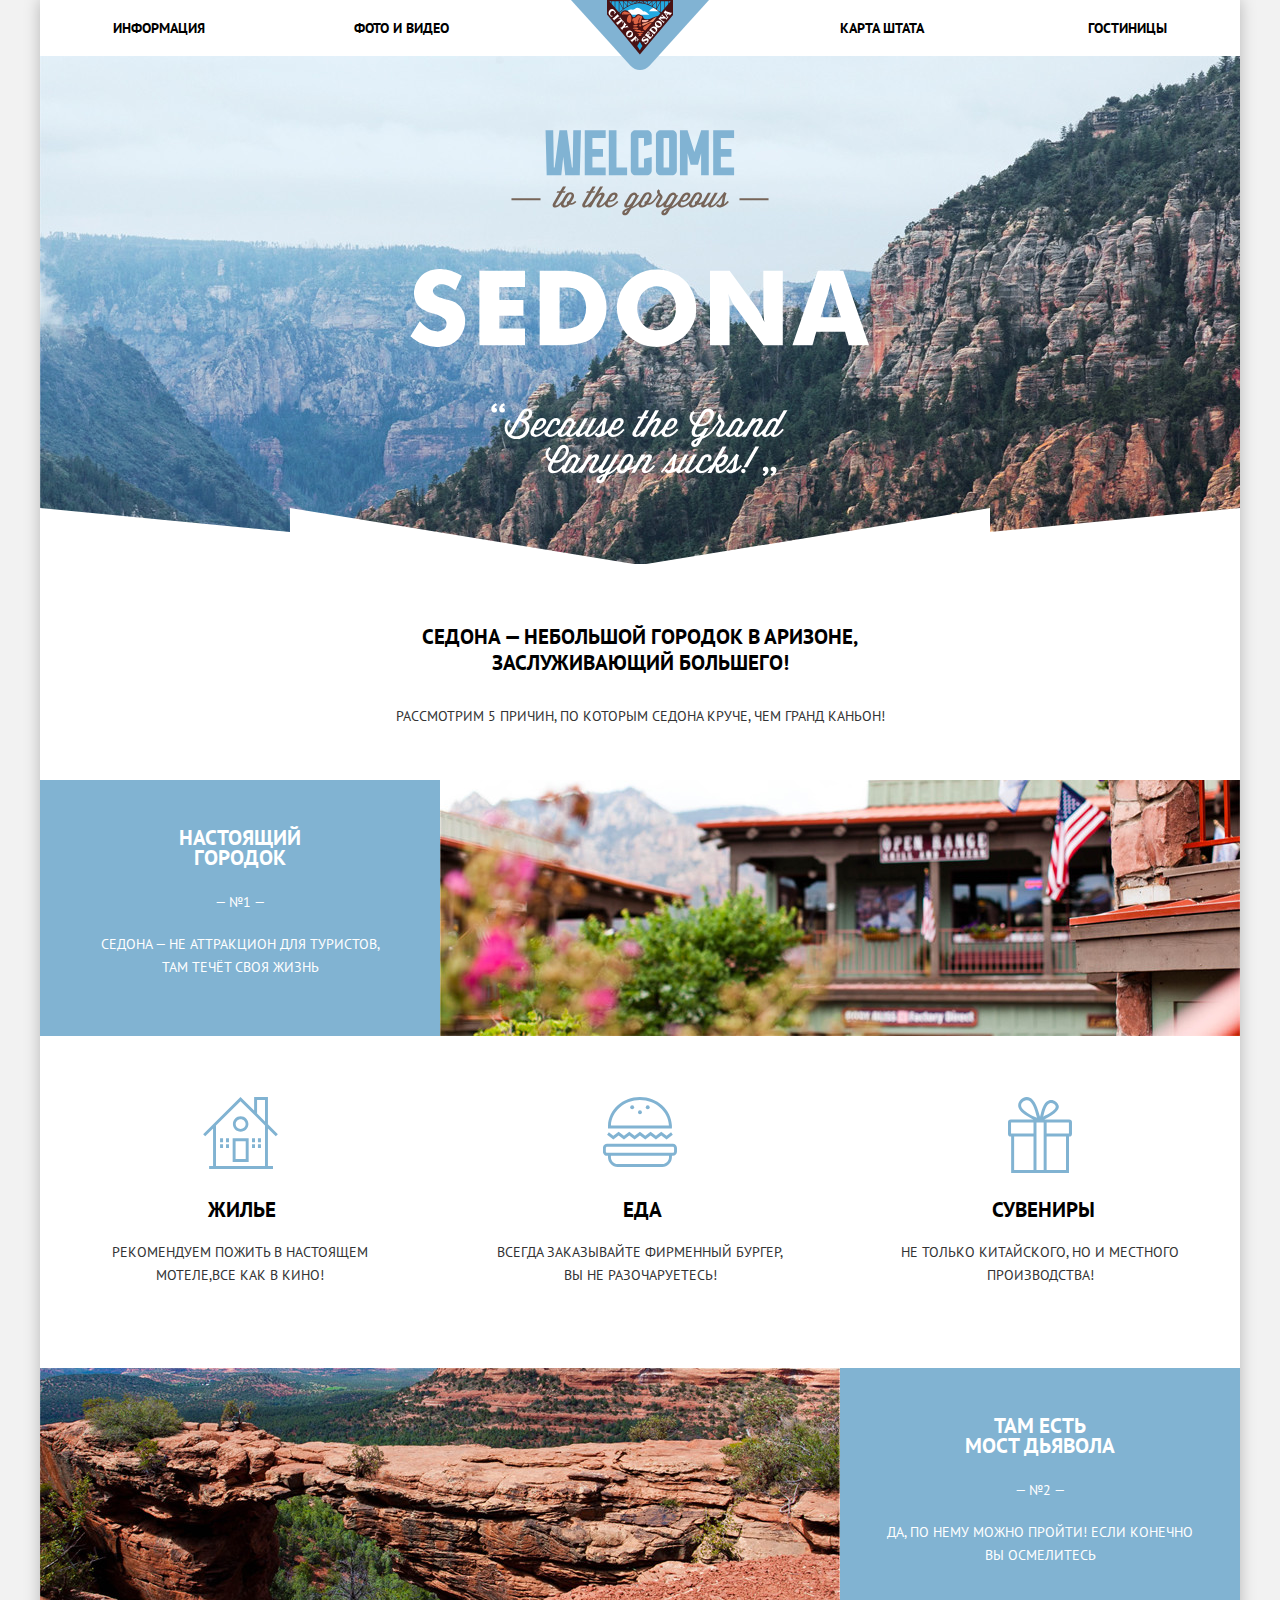
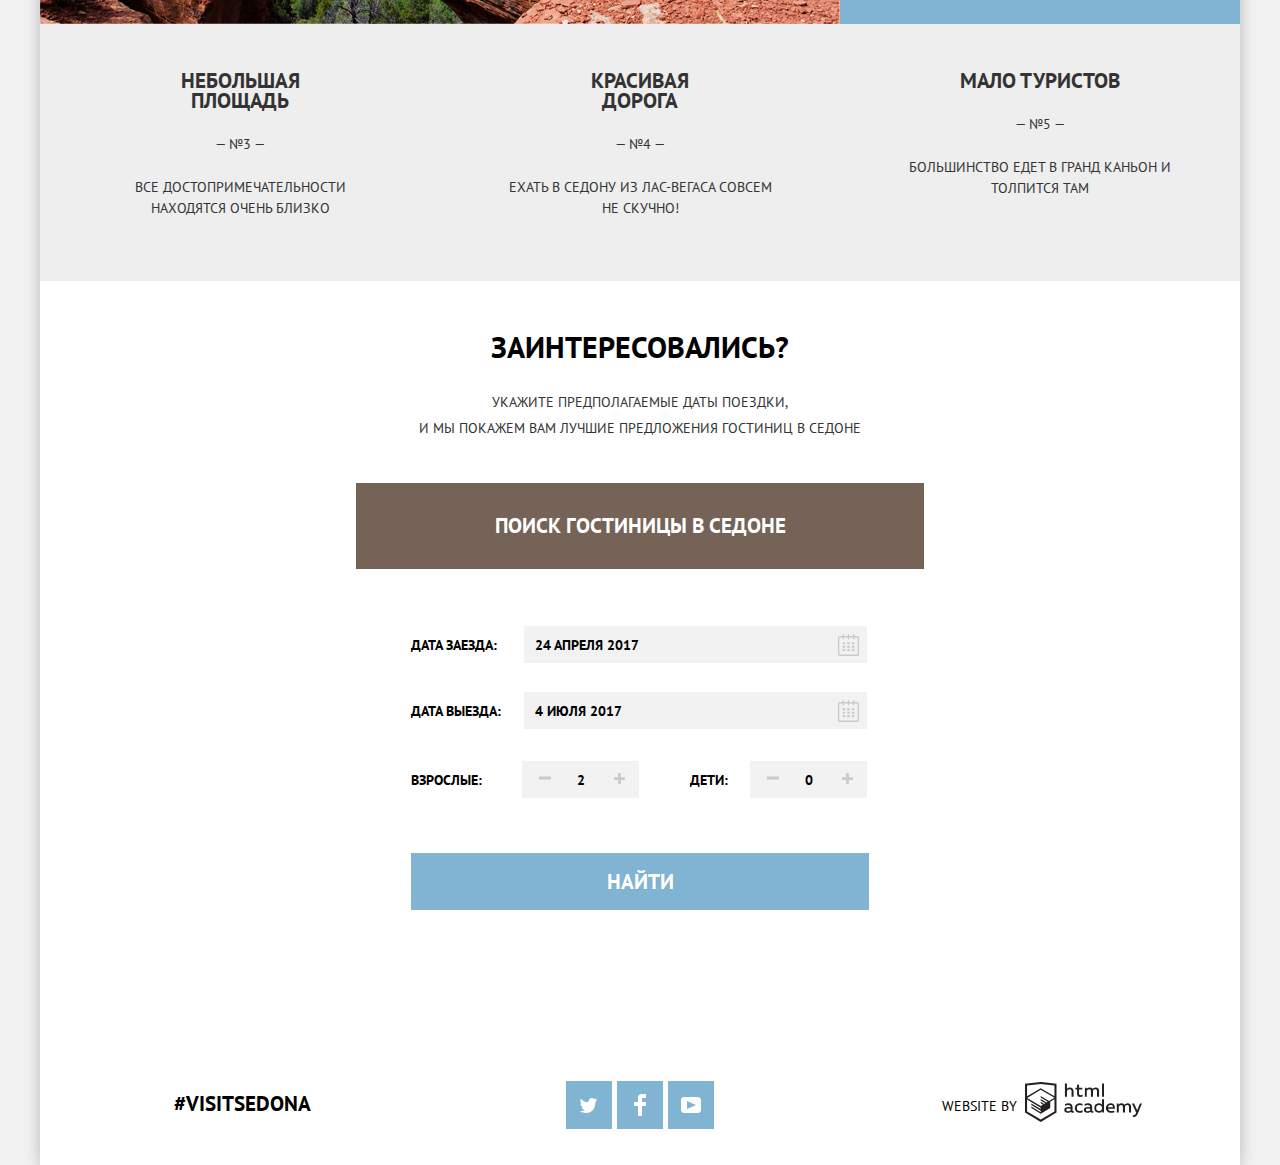
<file: index.html>
<!DOCTYPE html>
<html lang="ru">
<head>
  <meta charset="utf-8">
  <title>HTML Academy: Седона</title>
  <link href="https://fonts.googleapis.com/css?family=PT+Sans:400,400i,700,700i&amp;subset=cyrillic" rel="stylesheet">
  <link rel="stylesheet" href="css/normalize.css">
  <link rel="stylesheet" type="text/css" href="css/style.css">
</head>
<body>
  <div class="container">
    <header class="main-header">
      <nav class="main-navigation">
        <a class="logo"> <img src="img/logo-sedona.svg" width="138" height="70" alt="Логотип Седона"></a>
        <ul class="site-navigation">
          <li><a href="#">Информация</a></li>
          <li><a href="#">Фото и видео</a></li>
          <li><a href="#">Карта штата</a></li>
          <li><a href="hotels.html">Гостиницы</a></li>
        </ul>
      </nav>
    </header>
    <main>
      <div class="welcome">
        <img src="img/intro-welcome.svg" width="460" height="350" alt="Welcome to Sedona" />
      </div>
      <div class="intro">
        <h1 class="page-title">Седона — небольшой городок в Аризоне, заслуживающий большего!</h1>
        <p>Рассмотрим 5 причин, по которым Седона круче, чем гранд каньон!</p>
      </div>
      <section class="features">
        <ul class="reason-list">
          <li class="reason-item reason-item-wide">
            <div class="reason-info">
              <h2 class="reason-title">Настоящий городок</h2>
              <p class="reason-counter">&mdash; №1 &mdash;</p>
              <p>Седона — не аттракцион для туристов, там течёт своя жизнь</p>
            </div>
            <div class="reason-image">
              <img width="800" height="255" alt="Настоящий городок" src="img/city.jpg">
            </div>
            <ul class="reason-sublist">
              <li class="reason-item">
                <h2 class="reason-title reason-title-home">Жилье</h2>
                <p class="text">Рекомендуем пожить в настоящем мотеле,все как в кино!</p>
              </li>
              <li class="reason-item">
                <h2 class="reason-title reason-title-food">Еда</h2>
                <p class="text">Всегда заказывайте фирменный бургер, вы не разочаруетесь!</p>
              </li>
              <li class="reason-item">
                <h2 class="reason-title reason-title-souvenir">Сувениры</h2>
                <p class="text">Не только китайского, но и местного производства!</p>
              </li>
            </ul>
          </li>
          <li class="reason-item reason-item-wide">
            <div class="reason-image">
              <img width="800" height="258" alt="hotel-picture" src="img/bridge.jpg">
            </div>
            <div class="reason-info">
              <h2 class="reason-title">Там есть <br> Мост дьявола</h2>
              <p class="reason-counter">&mdash; №2 &mdash;</p>
              <p>Да, по нему можно пройти! Если конечно вы осмелитесь</p>
            </div>
          </li>
          <li class="reason-item reason-item-gray">
            <h2 class="reason-title">Небольшая площадь</h2>
            <p class="reason-counter">&mdash; №3 &mdash;</p>
            <p>Все достопримечательности находятся очень близко</p>
          </li>
          <li class="reason-item reason-item-gray">
            <h2 class="reason-title">Красивая дорога</h2>
            <p class="reason-counter">&mdash; №4 &mdash;</p>
            <p>Ехать в Седону из Лас-Вегаса совсем не скучно!</p>
          </li>
          <li class="reason-item reason-item-gray">
            <h2 class="reason-title">Мало туристов</h2>
            <p class="reason-counter">&mdash; №5 &mdash;</p>
            <p>Большинство едет в гранд каньон и толпится там</p>
          </li>
        </ul>
      </section>
      <div class="apointment">
        <h2 class="apointment-title">Заинтересовались?</h2>
        <p> Укажите предполагаемые даты поездки,
          <br> и мы покажем вам лучшие предложения гостиниц в седоне</p>
        <button class="apointment-button">Поиск гостиницы в Седоне</button>
        <form class="search-form" action="https://echo.htmlacademy.ru" method="post">
          <p class="input-line">
            <label for="entry">Дата заезда:</label>
            <input name="checkin" class="booking" id="entry" type="text" value="24 апреля 2017" />
            <button class="calendar" type="button" aria-label="Выбрать дату">
              <svg height="22" viewBox="0 0 21 22" width="21" xmlns="http://www.w3.org/2000/svg">
                <path d="M19.251 2.025h-2.845V.648c0-.381-.294-.689-.656-.689-.363 0-.656.308-.656.689v1.377h-3.938V.648c0-.381-.294-.689-.655-.689-.363 0-.657.308-.657.689v1.377H5.906V.648c0-.381-.294-.689-.656-.689-.363 0-.657.308-.657.689v1.377H1.75C.784 2.025 0 2.847 0 3.862v16.302C0 21.179.784 22 1.75 22h17.501c.966 0 1.749-.821 1.749-1.836V3.862c0-1.015-.783-1.837-1.749-1.837zm.437 18.139a.448.448 0 0 1-.437.459H1.75a.45.45 0 0 1-.438-.459V3.862a.45.45 0 0 1 .438-.459h2.844v1.378c0 .381.294.689.657.689.362 0 .656-.308.656-.689V3.403h3.938v1.378c0 .381.294.689.657.689.361 0 .655-.308.655-.689V3.403h3.938v1.378c0 .381.293.689.656.689.362 0 .656-.308.656-.689V3.403h2.845c.241 0 .437.206.437.459v16.302z"></path>
                <path d="M4.594 8.225h2.625v2.066H4.594zM4.594 11.668h2.625v2.067H4.594zM4.594 15.112h2.625v2.066H4.594zM9.188 15.112h2.625v2.066H9.188zM9.188 11.668h2.625v2.067H9.188zM9.188 8.225h2.625v2.066H9.188zM13.781 15.112h2.625v2.066h-2.625zM13.781 11.668h2.625v2.067h-2.625zM13.781 8.225h2.625v2.066h-2.625z"></path>
              </svg>
            </button>
          </p>
          <p class="input-line">
            <label for="departure">Дата выезда:</label>
            <input name="checkin" class="booking" id="departure" type="text" value="4 июля 2017">
            <button class="calendar" type="button" aria-label="Выбрать дату">
              <svg height="22" viewBox="0 0 21 22" width="21" xmlns="http://www.w3.org/2000/svg">
                <path d="M19.251 2.025h-2.845V.648c0-.381-.294-.689-.656-.689-.363 0-.656.308-.656.689v1.377h-3.938V.648c0-.381-.294-.689-.655-.689-.363 0-.657.308-.657.689v1.377H5.906V.648c0-.381-.294-.689-.656-.689-.363 0-.657.308-.657.689v1.377H1.75C.784 2.025 0 2.847 0 3.862v16.302C0 21.179.784 22 1.75 22h17.501c.966 0 1.749-.821 1.749-1.836V3.862c0-1.015-.783-1.837-1.749-1.837zm.437 18.139a.448.448 0 0 1-.437.459H1.75a.45.45 0 0 1-.438-.459V3.862a.45.45 0 0 1 .438-.459h2.844v1.378c0 .381.294.689.657.689.362 0 .656-.308.656-.689V3.403h3.938v1.378c0 .381.294.689.657.689.361 0 .655-.308.655-.689V3.403h3.938v1.378c0 .381.293.689.656.689.362 0 .656-.308.656-.689V3.403h2.845c.241 0 .437.206.437.459v16.302z"></path>
                <path d="M4.594 8.225h2.625v2.066H4.594zM4.594 11.668h2.625v2.067H4.594zM4.594 15.112h2.625v2.066H4.594zM9.188 15.112h2.625v2.066H9.188zM9.188 11.668h2.625v2.067H9.188zM9.188 8.225h2.625v2.066H9.188zM13.781 15.112h2.625v2.066h-2.625zM13.781 11.668h2.625v2.067h-2.625zM13.781 8.225h2.625v2.066h-2.625z"></path>
              </svg>
            </button>
          </p>
          <div class="humans">
            <p class="input-line-half">
              <label for="adult">Взрослые:</label>
              <button class="icon-minus" type="button" aria-label="Уменьшить">
                <svg height="12" viewBox="0 0 32 32" width="12">
                  <path d="M0 13v6c0 0.552 0.448 1 1 1h30c0.552 0 1-0.448 1-1v-6c0-0.552-0.448-1-1-1h-30c-0.552 0-1 0.448-1 1z"></path>
                </svg>
              </button>
              <input name="adults" class="booking-calendar-select" id="adult" type="number" value="2">
              <button class="icon-plus" type="button" aria-label="Увеличить">
                <svg height="11" viewBox="0 0 32 32" width="11">
                  <path d="M31 12h-11v-11c0-0.552-0.448-1-1-1h-6c-0.552 0-1 0.448-1 1v11h-11c-0.552 0-1 0.448-1 1v6c0 0.552 0.448 1 1 1h11v11c0 0.552 0.448 1 1 1h6c0.552 0 1-0.448 1-1v-11h11c0.552 0 1-0.448 1-1v-6c0-0.552-0.448-1-1-1z"></path>
                </svg>
              </button>
            </p>
            <p class="input-line-half">
              <label for="children">Дети:</label>
              <button class="icon-minus" type="button" aria-label="Уменьшить">
                <svg height="12" viewBox="0 0 32 32" width="12">
                  <path d="M0 13v6c0 0.552 0.448 1 1 1h30c0.552 0 1-0.448 1-1v-6c0-0.552-0.448-1-1-1h-30c-0.552 0-1 0.448-1 1z"></path>
                </svg>
              </button>
              <input name="children" class="booking-calendar-select" id="children" type="number" value="0">
              <button class="icon-plus" type="button" aria-label="Увеличить">
                <svg height="11" viewBox="0 0 32 32" width="11">
                  <path d="M31 12h-11v-11c0-0.552-0.448-1-1-1h-6c-0.552 0-1 0.448-1 1v11h-11c-0.552 0-1 0.448-1 1v6c0 0.552 0.448 1 1 1h11v11c0 0.552 0.448 1 1 1h6c0.552 0 1-0.448 1-1v-11h11c0.552 0 1-0.448 1-1v-6c0-0.552-0.448-1-1-1z"></path>
                </svg>
              </button>
            </p>
          </div>
          <button class="form-btn btn" type="submit">Найти</button>
        </form>
      </div>
      <div class="map">
        <iframe allowfullscreen="" height="588" src="https://www.google.com/maps/embed?pb=!1m18!1m12!1m3!1d352258.19710263924!2d-111.88600118737577!3d34.8882723987366!2m3!1f0!2f0!3f0!3m2!1i1024!2i768!4f13.1!3m3!1m2!1s0x872da132f942b00d%3A0x5548c523fa6c8efd!2z0KHQtdC00L7QvdCwLCDQkNGA0LjQt9C-0L3QsCA4NjMzNiwg0KHQqNCQ!5e0!3m2!1sru!2sru!4v1545211473811" style="border:0" width="1200"></iframe>
      </div>
    </main>
    <footer class="main-footer">
      <div class="footer-wraper">
        <p class="hashtag">#visitsedona</p>
        <div class="social">
          <a class="social-btn icon-twitter" href="#" aria-label="Зайти в наш Твиттер"></a>
          <a class="social-btn icon-facebook" href="#" aria-label="Посетить наш Фейсбук"></a>
          <a class="social-btn icon-youtube" href="#" aria-label="Просмотреть наш Ютуб"></a>
        </div>
        <div class="author">website by
          <a href="https://htmlacademy.ru/intensive/htmlcss">
            <img src="img/logo-htmlacademy.svg" width="117" height="48" alt="htmlacademy">
          </a>
        </div>
      </div>
    </footer>
  </div>
</body>
</html>
</file>
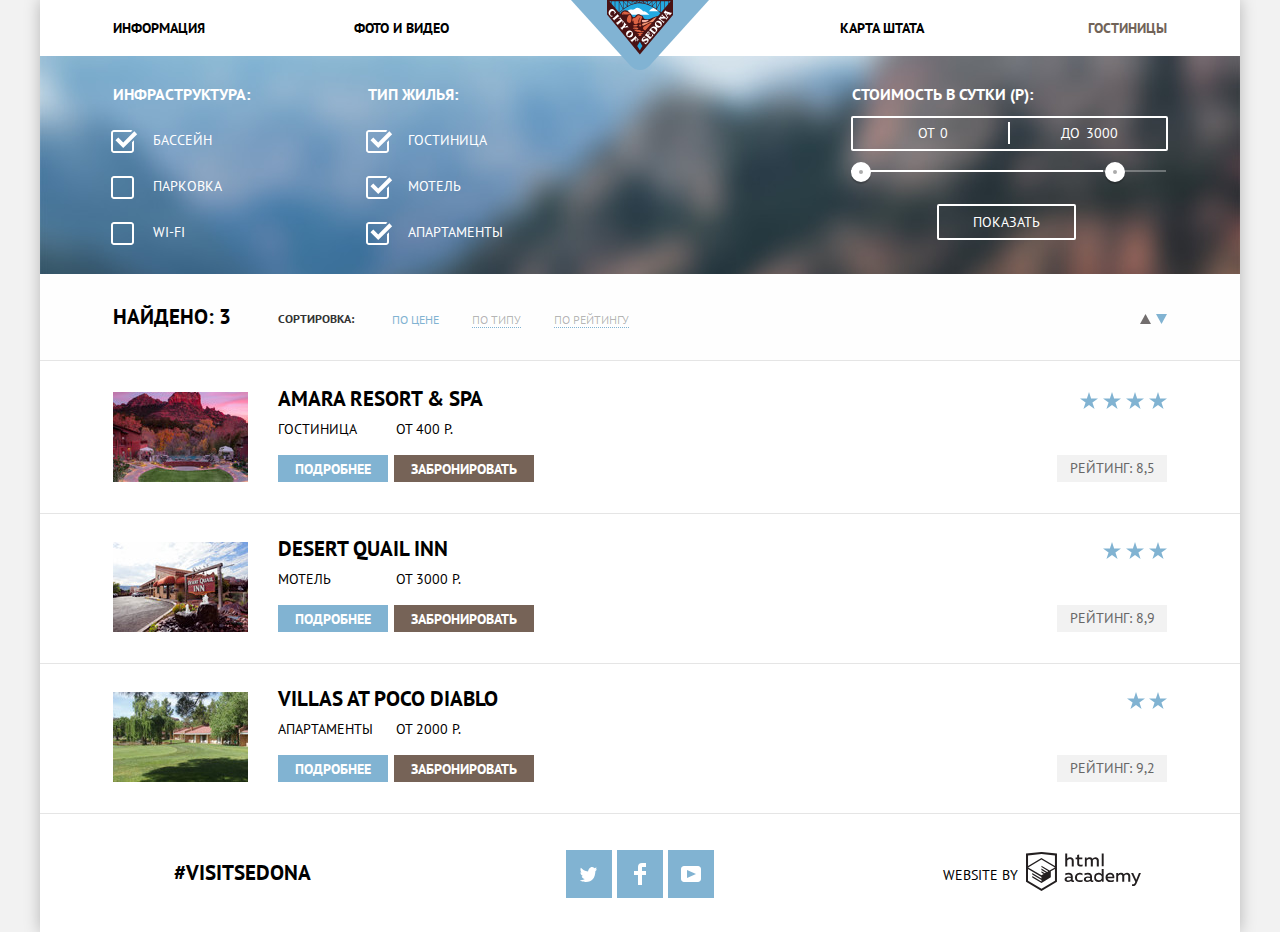
<file: hotels.html>
<!DOCTYPE html>
<html lang="ru">
<head>
  <meta charset="utf-8">
  <title>Гостиницы Седоны</title>
  <link href="https://fonts.googleapis.com/css?family=PT+Sans:400,400i,700,700i&amp;subset=cyrillic" rel="stylesheet">
  <link rel="stylesheet" href=" css/normalize.css">
  <link rel="stylesheet" href="css/style.css">
</head>
<body>
  <div class="container">
    <header class="main header">
      <nav class="main-navigation">
        <a class="logo" href="index.html"> <img src="img/logo-sedona.svg" width="138" height="70" alt="Логотип Седона"> </a>
        <ul class="site-navigation">
          <li>
            <a href="#">Информация</a>
          </li>
          <li>
            <a href="#">Фото и видео</a>
          </li>
          <li>
            <a href="#">Карта штата</a>
          </li>
          <li>
            <a class="active">Гостиницы</a>
          </li>
        </ul>
      </nav>
    </header>
    <main>
      <section class="filter">
        <form action="https://echo.htmlacademy.ru" class="filter-category" method="get">
          <fieldset class="filter-form-group">
            <legend class="filter-form-title">Инфраструктура:</legend>
            <p>
              <input checked class="visually-hidden" type="checkbox" id="water" name="pool" value="pool">
              <label for="water">Бассейн</label>
            </p>
            <p>
              <input class="visually-hidden" type="checkbox" id="place" name="parking" value="parking">
              <label for="place">Парковка</label>
            </p>
            <p>
              <input class="visually-hidden" type="checkbox" id="network" name="wifi" value="wifi">
              <label for="network">Wi-fi</label>
            </p>
          </fieldset>
          <fieldset class="filter-form-group">
            <legend class="filter-form-title">Тип жилья:</legend>
            <p>
              <input checked class="visually-hidden" type="checkbox" id="type-h" name="hotel" value="hotel">
              <label for="type-h">Гостиница</label>
            </p>
            <p>
              <input checked class="visually-hidden" type="checkbox" id="type-m" name="motel" value="motel">
              <label for="type-m">Мотель</label>
            </p>
            <p>
              <input checked class="visually-hidden" type="checkbox" id="type-a" name="apartments" value="apartments">
              <label for="type-a">Апартаменты</label>
            </p>
          </fieldset>
          <fieldset class="filter-price">
            <legend class="filter-form-title">Стоимость в сутки (р):</legend>
            <div class="filter-price-title">
              <label class="price-start">от
                <input class="min-price" id="price-form" type="number" value="0">
              </label>
              <label class="price-end">до
                <input class="max-price" id="price-to" type="number" value="3000">
              </label>
            </div>
            <div class="range-controls"> 
              <div class="scale">
                <div class="bar"></div>
              </div>
            <button class="range-toggle range-toggle-min" aria-label="Уменьшить цену"></button>
            <button class="range-toggle range-toggle-max"  aria-label="Увеличить цену"></button>
            </div>
            <button class="filter-form-btn" type="submit">Показать</button>
          </fieldset>
        </form>
      </section>
      <div class="sorting">
        <p class="sorting-title">Найдено: <span>3</span></p>
        <p class="sorting-caption">Сортировка:</p>
        <ul class="sorting-list">
          <li><a class="active" href="#">По цене</a></li>
          <li><a href="#">По типу</a></li>
          <li><a href="#">По рейтингу</a></li>
        </ul>
        <div class="arrows">
          <a class="arrow arrow-up" href="#">  <svg height="10" viewbox="0 0 11 10" width="11" xmlns="http://www.w3.org/2000/svg"><path d="M5.5 0L0 10h11z" /></svg>
          </a>
          <a class=" arrow arrow-down active" href="#"><svg height="10" viewbox="0 0 11 10" width="11" xmlns="http://www.w3.org/2000/svg"><path d="M5.5 10L0 0h11" /></svg>
          </a>
        </div>
      </div>
      <section class="results">
        <h2 class="visually-hidden">Фильтр гостиниц</h2>
        <ul class="results-list">
          <li class="results-item">
            <a class="results-item-image" href="#"><img width="135" height="90" alt="Amara Resort & Spa" src="img/hotel-1.jpg"></a>
            <div class="results-item-content">
              <h2 class="results-item-title"><a href="#">Amara Resort & Spa</a></h2>
              <p>Гостиница</p>
              <p>от 400 р.</p>
              <a class="btn" href="#">Подробнее</a>
              <a class="btn btn-dark" href="#">Забронировать</a>
            </div>
            <div class="results-item-rating">
              <div class="hotel-star star-4"><span class="visually-hidden">4 звезды</span>
              </div>
              <p class="rating-numbers">Рейтинг: 8,5</p>
            </div>
          </li>
          <li class="results-item">
            <a class="results-item-image" href="#"><img width="135" height="90" alt="Desert Quail Inn" src="img/hotel-2.jpg"></a>
            <div class="results-item-content">
              <h2 class="results-item-title"><a href="#">Desert Quail Inn</a></h2>
              <p>Мотель</p>
              <p>от 3000 р.</p>
              <a class="btn" href="#">Подробнее</a>
              <a class="btn btn-dark" href="#">Забронировать</a>
            </div>
            <div class="results-item-rating">
              <div class="hotel-star star-3"><span class="visually-hidden">3 звезды</span>
              </div>
              <p class="rating-numbers">Рейтинг: 8,9</p>
            </div>
          </li>
          <li class="results-item">
            <a class="results-item-image" href="#"><img width="135" height="90" alt="Villas at Poco Diablo" src="img/hotel-3.jpg"></a>
            <div class="results-item-content">
              <h2 class="results-item-title"><a href="#">Villas at Poco Diablo</a></h2>
              <p>Апартаменты</p>
              <p>от 2000 р.</p>
              <a class="btn" href="#">Подробнее</a>
              <a class="btn btn-dark" href="#">Забронировать</a>
            </div>
            <div class="results-item-rating">
              <div class="hotel-star star-2"><span class="visually-hidden">2 звезды</span>
              </div>
              <p class="rating-numbers">Рейтинг: 9,2</p>
            </div>
          </li>
        </ul>
      </section>
    </main>
    <footer class="inner-footer">
        <p class="hashtag">#visitsedona</p>
      <div class="social">
        <a class="social-btn icon-twitter" href="#" aria-label="Зайти в наш Твиттер"></a>
        <a class="social-btn icon-facebook" href="#" aria-label="Посетить наш Фейсбук"></a>
        <a class="social-btn icon-youtube" href="#" aria-label="Просмотреть наш Ютуб"></a>
      </div>
      <div class="author">website by
        <a href="https://htmlacademy.ru/intensive/htmlcss">
          <img src="img/logo-htmlacademy.svg" width="115" height="43" alt="htmlacademy">
        </a>
      </div>
    </footer>
  </div>
</body>
</html>
</file>
<file: css/style.css>
html,
body {
    box-sizing: border-box;
}
*, *::before, *::after {
    box-sizing: inherit;
}
body {
    margin: 0;
    font-family: "PT Sans", Arial, sans-serif;
    font-size: 14px;
    line-height: 26px;
    font-weight: normal;
    color: #333333;
    text-transform: uppercase;
    background-color: #f2f2f2;
}
img {
    max-width: 100%;
    height: auto;
}
.visually-hidden:not(:focus):not(:active),
input[type="checkbox"].visually-hidden,
input[type="radio"].visually-hidden {
    width: 1px;
    height: 1px;
    margin: 1px;
    border: 0;
    padding: 0;
    white-space: nowrap;
    -webkit-clip-path: inset(100%);
    clip-path: inset(100%);
    clip: rect(0 0 0 0);
    overflow: hidden;
}
a {
    text-decoration: none;
}
.container {
    width: 1200px;
    text-align: center;
    background-color: #ffffff;
    margin: 0 auto;
    box-shadow: 0 0 15px rgba(0, 0, 0, .25);
}
.main-header{
    position: relative;
    
}
.logo{
    position: absolute;
    left: 50%;
   z-index: 1;
   transform: translateX(-50%)
  
}
.welcome{
    background-color: #96aac7;
    background-image: url("../img/background-1.jpg");
    padding: 74px 73px 72px;;
    min-height: 508px;
    background-size: cover;
    position: relative;
}
.welcome::after{
    position: absolute;
    content: "";
    width: 100%;
    height: 56px;
    left: 0;
    bottom: 0;
    background: url("../img/intro-mask.svg")
}
.intro {
    padding: 60px 50px 18px;
}
.page-title {
    width: 440px;
    font-size: 21px;
    line-height: 26px;
    font-weight: 700;
    color: #000000;
    align-items: center;
    margin: 0 auto 27px;
}
.intro p{
    margin: 10px 0;  
} 
.site-navigation {
    display: flex;
    flex-wrap: wrap;
   
    margin: 0;
    padding: 0 73px;
    list-style: none;
    position: relative;
}   
.site-navigation li{
    padding: 15px 0; 
    width: 20%;
}
.site-navigation a{
    line-height: 26px;
    font-weight: 700;
    text-decoration: none;
    color: #333;
}
.site-navigation li:nth-child(2){
    margin-right: 20%;
    padding-left: 30px;
}
.site-navigation li:nth-child(3){
    padding-right: 32px;
    text-align: right;
}
.site-navigation li:nth-child(1),
.site-navigation li:nth-child(2){
    text-align: left;
}
.site-navigation li:nth-child(4){
    text-align: right;
}
.site-navigation a{
    font-weight: 700;
    font-size: 14px;
    line-height: 26px;
    color: #000000; 
}
.site-navigation a:hover,
.site-navigation a:focus{
    color: rgba(129, 179, 210, 0.9)
}
.site-navigation a:active {
    color: rgba(204, 204, 204, .3); 
}
.reason-item{
    width: 400px;   
}
.reason-item-wide{
    width: 100%;
    display: flex;
    flex-wrap: wrap;
    margin: 23px 0 0;
}
.reason-info{
    width: 400px;
    padding-top: 45px;
    text-align: center;
    background: #81b3d2;
    color: white;
    padding-bottom: 2px;
}
.reason-title{
    margin: 3px auto 23px;
    max-width: 160px;
    font-size: 21px;
    line-height: 20px;
}
.reason-list{
    display: flex;
    margin: 0;
    padding: 0;
    flex-wrap: wrap;
    list-style: none;
}
.reason-image {
    width: 800px;
    height: 256px;
    overflow: hidden;
}
.reason-info p{
    margin: 19px 47px;
    line-height: 23px;
 }
.reason-counter p {
    width: 60px;
    margin: 0 auto 21px; 
    font-size: 14px;
    line-height: 21px;
    text-align: center;
    font-weight: 400;
}
.reason-sublist{
    display: flex;
    flex-wrap: wrap;
    margin: 0;
    padding: 0px;
    list-style: none;
    background-color: #ffffff;
    padding: 58px 0 48px;
}
.reason-sublist .reason-title{
    margin: 3px 148px 8px;
    padding: 102px 0 11px 4px;;
    font-size: 21px;
    font-weight: 700;
    line-height: 21px;
    color: #000000;
    background-position: top center;
    background-repeat: no-repeat;
}
.reason-title-home{
    background-image: url("../img/svg-sedona/icon-1.svg");
}
.reason-title-food{
    background-image: url("../img/svg-sedona/icon-3.svg");  
}
.reason-title-souvenir{
    background-image: url("../img/svg-sedona/icon-2.svg");
}
.reason-sublist p{
    margin: 10px 50px;
    line-height: 23px;
}
.reason-title.results-item-title{
    display: flex;
    text-transform: uppercase;
    color: #000000;
    font-size: 14px;
    font-weight: 400;
    line-height: 15px;
    margin: 0;
    padding-right: 525px; 
}
.reason-item-gray{
    padding: 44px 0 40px;
    background-color: #eeeeee;
}
.reason-item-gray p{
    margin: 0 50px;
    padding: 0 10px 22px;
    line-height: 21px;
}
.apointment{
    position: relative;
    padding:  48px 51px 0;
    top: 100%;
}
.apointment p{
    margin-bottom: 42px;
}
.apointment-title  {
    margin: 0 auto;
    margin-bottom: 24px;
    font-size: 30px;
    font-weight: bold;
    line-height: 36px;
    text-align: center;
    color: #000000;
    width: 550px;
}
.apointment-button p{
    margin: 15px auto 47px;
    font-size: 14px;
    font-weight: normal;
    line-height: 24px;
    text-align: center;
    color: #333333;
    width: 512px;
}
.apointment-button {
    padding: 30px 30px;
    font-size: 21px;
    font-weight: bold;
    line-height: 26px;
    text-align: center;
    color: #ffffff;
    background-color: #766357;
    font-family: "PT Sans", Arial, sans-serif;
    border: 0;
    text-transform: uppercase;
    width: 568px;
}
.apointment-button:hover,
.apointment-button:focus{
    background-color: #604e44;
}
.apointment-button:active{
    color: #928a85;
    background-color: rgba(71, 55, 66)
}
.search-form .input-line{
    margin-bottom: 29px;
    position: relative;
    margin-top: 0;
    display: flex;
    justify-content: space-between;
    align-items: center;
}
.form-btn{
    padding: 16px 0;
    margin-bottom: 54px;
    width: 458px;
    top: 100%;
    font-size: 21px;
    font-weight: bold;
    font-style: normal;
    font-stretch: normal;
    line-height: normal;
    letter-spacing: normal;
    text-align: center;
    text-transform: uppercase;
    color: #ffffff;
    background-color: #81b3d2;
    border: none;
    cursor: pointer;
}
.btn:hover{
    background-color: #81b3d2;
}
.btn:active{
    background-color: #5496bd;
    color: rgba(255, 255, 255,)
}
.btn:focus{
    background-color: #5496bd;
    color: #81b3d2;
}
.main-footer{
    position: relative;
}
.input-line{
    border: none;
    color: #000000;
    padding: 0;
}
.input-line .label{
    border: none;
}
.icon-minus{
    position: absolute;
    border: 0 ;
    background: transparent;
    width: 31px;
    height: 37px;
    left: 118px;
}
.icon-plus{
    position: absolute;
    border: 0 ;
    background: transparent;
    width: 26px;
    height: 37px;
    right: 7px;
}
.calendar{
    position: absolute;
    right: 2px;
    fill: #cacaca;
    border: none;
    top: 7px;
    background-color: transparent;  
}
.calendar svg{
    fill: #cacaca;
}
.calendar svg:hover{
    fill: #000000;
}
.calendar svg:active{
    fill: #81b3d2;
}
.booking{
    display: inline-block;
    vertical-align: top;
    margin-right: 18px;
    margin-top: 6px;
    font-size: 14px;
    line-height: 26px;
    font-weight: 700;
}
.booking-calendar-minus-plus button{
    width: 38px;
    height: 38px;
    -o-object-fit: contain;
    object-fit: contain;
    background-color: transparent;
    fill: #cacaca;
    border: none;
}
.input-line-half .booking-calendar-select{
    margin: 0;
    padding: 0;
    width: 117px;
    text-align: center; 
    margin-left: auto;
}
.map{
    margin-left: 0px;
}
.main footer{
    position: relative;
    text-align: center;
    overflow: hidden;
}
.footer-wraper {
    display: flex;
    align-items: center;
    padding: 35px 23px ;
    position: absolute;
    background-color: rgba(255, 255, 255, .9);
    text-align: center;
    bottom: 0;
    width: 100%;
}
.humans{
    display: -webkit-box;
    padding-top: 3px;
    -webkit-box-pack: justify;
    -ms-flex-pack: justify;
    justify-content: space-between;
    -webkit-box-sizing: border-box;
    box-sizing: border-box;
}
.input-line-half{
    margin: 0;
    width: 50%;
    text-align: left;
    display: flex;
    justify-content: space-between;
    align-items: center;
    position: relative;
}
.input-line-half:nth-of-type(2){
    padding-left: 51px;
}
.icon-plus svg{
    fill: #cacaca;
}
.icon-plus svg:hover{
    fill: #000000;
}
.icon-plus svg:active{
    fill: #81b3d2;
}
.icon-minus svg{
    fill: #cacaca;
}
.icon-minus svg:hover{
    fill: #000000;
}
.icon-minus svg:active{
    fill: #81b3d2;
}
.booking-calendar-minus-plus{
    margin:0;
}
.booking-calendar-minus-plus .booking-calendar-select{
    margin-left: 39px;
    padding-left: 23px;
    padding-right: 23px;
    width: 114px;
    text-align: center;
}
.booking-calendar-select::-webkit-inner-spin-button, 
.booking-calendar-select::-webkit-outer-spin-button { 
-webkit-appearance: none; 
margin: 0; 
}
form.search-form{
    background: #ffffff;
    left: 50%;
    margin-left: -285px;
    width: 568px;
    transform: translateY();
    position: absolute;
    padding-top: 57px;
    padding-left: 56px;
    padding-right: 56px;
    padding-bottom: 54px;
    font: inherit;
    font-size: 14px;
    font-weight: bold;
    color: #000000;
}
.search-form label, input{
font-weight: bold;
}
.search-form.input-line label{
    display: inline-block;
    vertical-align: top;
    margin-right: 18px;
    margin-top: 6px;
    font-size: 14px;
    line-height: 26px;
    font-weight: 700;
}
input[type="text"] {
    background: #f2f2f2;
    color: #000000;
    text-transform: uppercase;
}
.search-form input{
    box-sizing: border-box;
    padding: 0;
    padding-left: 11px;
    padding-right: 29px;
    margin: 0;
    height: 37px;
    line-height: 26px;
    font: inherit;
    background-color: #f2f2f2;
    font-size: 14px;
    font-weight: 700;
    color: #000000;
    border: none;
    width: 343px;
}
.search-form input:hover{
   background-color: #d4d4d4;
}
.search-form input:active{
   background-color: #ffffff;
}
.search-form .btn{
    padding: 0;
    margin: 0;
    margin-top: 13px;
    width: 458px;
    height: 57px;
    font-size: 21px;
    font-weight: bold;
    font-style: normal;
    font-stretch: normal;
    line-height: normal;
    letter-spacing: normal;
    text-align: center;
    text-transform: uppercase;
    color: #ffffff;
    background-color: #81b3d2;
    border: none;
    cursor: pointer;
}
.hashtag {
    width: 250px;
    margin: 0 55px;
    color: #000000;
    font-size: 21px;
    line-height: 26px;
    font-weight: 700;
    text-align: center;
}
a{
color: #000000;
text-decoration: none;
}

.filter {
    background-image: url("../img/filter-background.jpg");
    background-size: cover;
    padding: 28px 70px 24px 72px;
    background-color: #6699cc;
}
.site-navigation .active{
    color: #716358;
}
.filter-category{
    display: flex;
    flex-wrap: wrap;
}
 
.filter-form-group {
    display: flex;
    flex-wrap: wrap;
    justify-content: left;
    margin: 0;
    padding: 0;
    border: 0;
    color: #ffffff;
    
    font-size: 14px;
    line-height: 21px;
    font-weight: 400;
    text-align: left;
    width: 255px;
    padding-right: 30px;
} 
 .filter-form-group label, input{
     font-weight: 400;
}
 .filter-form-group label{
     position: relative;
     padding-left: 13px;
}
 .form-group label::before{
     position: absolute;
     content: "";
     width: 20px;
     height: 20px;
     left: 0;
     top: 0;
     background: url("../img/checkbox-off.svg");
}
 .filter-form-group input:checked+label::before{
     background-image: url("../img/checkbox-on.svg");
    width: 27px;
}
 .filter-form-group input:focus+label::before{
     outline: auto;
}
 .filter-price{
     width: 347px;
     margin: 0 -17px 0 0;
     color: #ffffff;
     border: none;
     text-transform: uppercase;
     margin-left: auto;
}
 .filter-form-group p {
    margin: 18px 31px 0 20px;
    padding: 1px;
}
 .filter-form-title {
     text-align: left;
    margin-left: 1px;
    margin-bottom: 6px;
    font-weight: 600;
    font-size: 16px;
    line-height: 21px;
 }
 .filter-form-title-price{
     margin-left: auto;
 }
 .filter-price-title{ 
    width: 317px;
    height: 35px;
    margin: 0 0 19px;
    border: 2px solid #ffffff;
    border-radius: 2px;
    position: relative;
    padding-top: 2px;
}
.filter-price-title:after{
    content:"";
    position: absolute;
    width: 2px;
    height: 22px;
    background: #ffffff;
    top: 50%;
    left: 50%;
    transform: translate(-50%, -50%)
}
.filter-price-title .price-start{
    margin: 0px 1px 0 45px;
    padding: 0px 11px 0 1px;
}
.filter-price-title .price-end{
    margin: 0px 2px 0 13px;
    padding: 0px 0px 0 34px;
}
.filter-form-group label{
    display: inline-block;
    font-size: 14px;
    cursor: pointer;
    vertical-align: top;
    margin: 0 8px 5px 0;
}
.filter-price-title .min-price,
.filter-price-title .max-price{
    width: 60px;
    padding: 0 1px;
    margin: 0 -1px 0 1px;
}
.filter-price-title input{
    width: 50px;
    margin: 0;
    color: inherit;
    font: inherit;
    background: none;
    border: 0;
}
input[type="checkbox"]:focus{
    outline: 2px ridge #81b3d2;
}
input[type="checkbox"]:disabled+label,
input[type="checkbox"]:checked:disabled+label{
    color: #1c4f80;
}
input~label::before{
content: "";
position: absolute;
left: -29px;
top: 0;
width: 24px;
height: 24px;
background-image: url("../img/checkbox-off.svg");
background-repeat: no-repeat;
background-position: 0 0;
}
.range-controls {
    position: relative;
    margin-bottom: -12px;
}
.range-controls .scale{
    width: 315px;
    height: 2px;
    background: rgba( 255, 255, 255, 0.3)
}
.range-controls .bar{
    width: 80%;
    height: 2px;
    background: #ffffff;
}
.range-toggle{
    width: 4px;
    height: 4px;
    background: #ababab;
    border: 8px solid #ffffff;
    top: -8px;
    border-radius: 50%;
    box-shadow: 0 2px 1px 0 rgba(0,1,1,0.2);
    cursor: pointer;
    position: absolute;
    left: 20px;
    box-sizing: content-box;
    margin: 0;
    padding: 0;
    cursor: pointer;
    -webkit-box-shadow: 0 2px 1px 0 rgba(0, 1, 1, 0.2);
    box-shadow: 0 2px 1px 0 rgba(0, 1, 1, 0.2);
}
.range-toggle:hover{
    background: #1c4f80;
}
.range-toggle-min{
    left: 0;
}
.range-toggle-max{
    left: 78%;
}
.filter-form-btn{
    display: block;
    margin: 44px 0 1px 86px;
    padding: 6px 34px;
    font-size: 14px;
    line-height: 20px;
    color: #ffffff;
    text-transform: uppercase;
    background: transparent;
    border: 2px solid #ffffff;
    border-radius: 2px;
    cursor: pointer;
}
.filter-form-btn:hover{
    color: #000000;
    background: #ffffff;
}
.sorting {
    display: flex;
    flex-wrap: wrap;
    padding: 9px 73px 9px;
    background-color: #fefefe;
    align-items: center;
    border-bottom: 1px solid #e5e5e5;
}
.sorting-list a:hover{
    color: #81b3d2
}
.sorting-list a:active{
    color: #000000;
    border: none;
}
.sorting-list .active {
    color: #81b3d2;
    border: none;
}
.sorting-title {
    display: flex;
    flex-wrap: wrap;
    margin-right: 2px;
    font-size: 21px;
    font-weight: bold;
    line-height: 26px;
    text-align: left;
    color: #000000;
}
.sorting-title span{
    margin:0 5px;
}
.sorting-caption {
    margin: 5px 31px 0 34px;
    font-size: 12px;
    font-weight: bold;
    width: 88px;
}
ul.sorting-list{
    list-style: none;
    margin: 7px 18px 2px 1px;
    padding: 0;
    display: flex;
    flex-wrap: wrap;
    align-items: center;
}
.sorting-list a{
    margin-right: 33px;
    font-size: 12px;
    line-height: 18px;
    font-weight: 400;
    text-align: left;
    color: rgba(0, 0, 0, 0.3);
    border-bottom: 1px dotted #81b3d2;
}
 .arrows{
     margin-left: auto;
     font-size: 19px;
    font-weight: 400;
    text-align: left;
    color: rgba(0, 0, 0, 0.3);
}
 .arrow svg {
     fill: rgba(100, 96, 96, 0.911);
} 
 .arrow:hover svg,
 .arrow:focus svg {
     fill: #000000;
}
 .arrow:active svg {
     fill: #81b3d2;
}
 .arrow.active svg{
     fill: #81b3d2;
}
.site-navigation.active {
     color: #766257;
}
.results {
    display: flex;
    flex-direction: column;
}
.results-list {
    display: flex;
    flex-wrap: wrap;
    margin: 0;
    padding: 0;
}
.results-item{
    width: 100%;
    display: flex;
    padding-top: 14px;
    padding-bottom: 15px;
    padding-left: 73px;
    padding-right: 73px;
    border-bottom: 1px solid #e5e5e5;
}
.results-item-image{
    display: block;
    margin-right: 30px;
    margin-top: 14px;
}
.results-item-content{
    display: flex;
    flex-wrap: wrap;
    width: 280px;
}
h2.results-item-title{
    width: 100%;
    text-align: left;
    margin: 8px 0 -3px;
    height: 27px;
}
.results-item-title a{
    font-size: 21px;
    line-height: 26px;
    font-weight: 700;
    color: #000000;  
}
.results-item-title p{
    vertical-align: top;
    width: 78px;
    color: #333333;
    font-size: 14px;
    line-height: 21px;
    font-weight: 300;
}
.results-item-title a:hover{
    color: #81b3d2;
}
.results-item-title a:active{
    color: rgba(0,0,0,);
}
.results-item-content p {
    color: #000000;
    line-height: 21px;
    width: 42%;
    text-align: left;
    margin: 0;
    margin-top: 9px;
    height: 20px;
}
.btn{
    background-color: #81b3d2;
    margin: 16px 0 16px;
    vertical-align: top;
    padding: 4px 17px;
    color: #ffffff;
    font-size: 14px;
    line-height: 21px;
    font-weight: 700;
    text-transform: uppercase;
    text-align: center;
    height: 27px;
}
.results-item-content .btn {
    margin-right: 6px; 
}
.btn:hover,
.btn:focus{
    background-color: #669ec0;
}
.btn:active{
    color: #94b9d2;
    background-color: #5496bd;
}
.results-item-content .btn-dark {
    background-color: #766357;
}
.btn-dark:hover,
.btn-dark:focus{
    background-color: #604e43;
}
.btn-dark:active{
    color: #928a85;
    background-color: #503e33;
}
.results-item-rating{
   margin-left: auto;
}
.hotel-star {
    height: 17px;
    margin-bottom: 46px;
    background-image: url("../img/star.svg");
    background-repeat: space;
    margin-top: 14px;
}
.star-4 {
    width: 87px;
    margin-left: auto; 
}
.star-3{
    width: 64px;
    margin-left: auto;   
}
.star-2 {
    width: 40px;
    margin-left: auto;   
}
.rating-numbers{
    text-align: center;
    padding: 3px 6px;
    color: #666666;
    font-size: 14px;
    line-height: 21px;
    font-weight: 400;
    background-color: #f2f2f2;
    width: 110px;
}
.inner-footer{
    display: flex;
    align-items: center;
    padding: 33px 23px ;
    background-color: rgba(255, 255, 255, .9);
    text-align: center;
    bottom: 0;
    width: 100%; 
}
.hashtag {
    width: 250px;
    margin: 0 54px;
    color: #000000;
    font-size: 21px;
    line-height: 26px;
    font-weight: 700;
    text-align: center;
}
.social{ 
    display: flex;
    flex-wrap: wrap;
    justify-content: center;
    align-items: center;
    margin: 3px 8px 0 141px;
    padding: 0;
    width: 155px;
    text-align: center;
    list-style: none;
}
.social a {
    margin-right: 5px;
}
.social a:nth-child(3n) {
    margin: 0;
}
.social-btn{
    display: flex;
    width: 46px;
    height: 48px;
    color: #ffffff;
    background-color:  #81b3d2;
    background-position: center;   
}
.social-btn:hover{
    background-color: #6699cc;
    color: #ffffff;
}
.social-btn:active{
    background-color:  #5496bd;
    color: #ffffff;
    opacity: 0.3;
}
.icon-twitter{
    background-image: url("../img/twitter.svg");
    background-repeat: no-repeat;
}
.icon-facebook{
    background-image: url("../img/fb-icon.svg");
    background-repeat: no-repeat;
}
.icon-youtube{
    background-image: url("../img/youtube.svg");
    background-repeat: no-repeat;
}
.author{
    display: flex;
    align-items: center;
    justify-content: center;
    width: 280px;
    margin: 5px 9px 0 180px;
    color: #000000;
    text-align: center;
}
.author img{
    margin-right: 6px;
    margin-left: 8px;
}
.author img:hover{
   fill:#6699cc;
}
.author img:active{
   fill: #666666;
}
</file>
